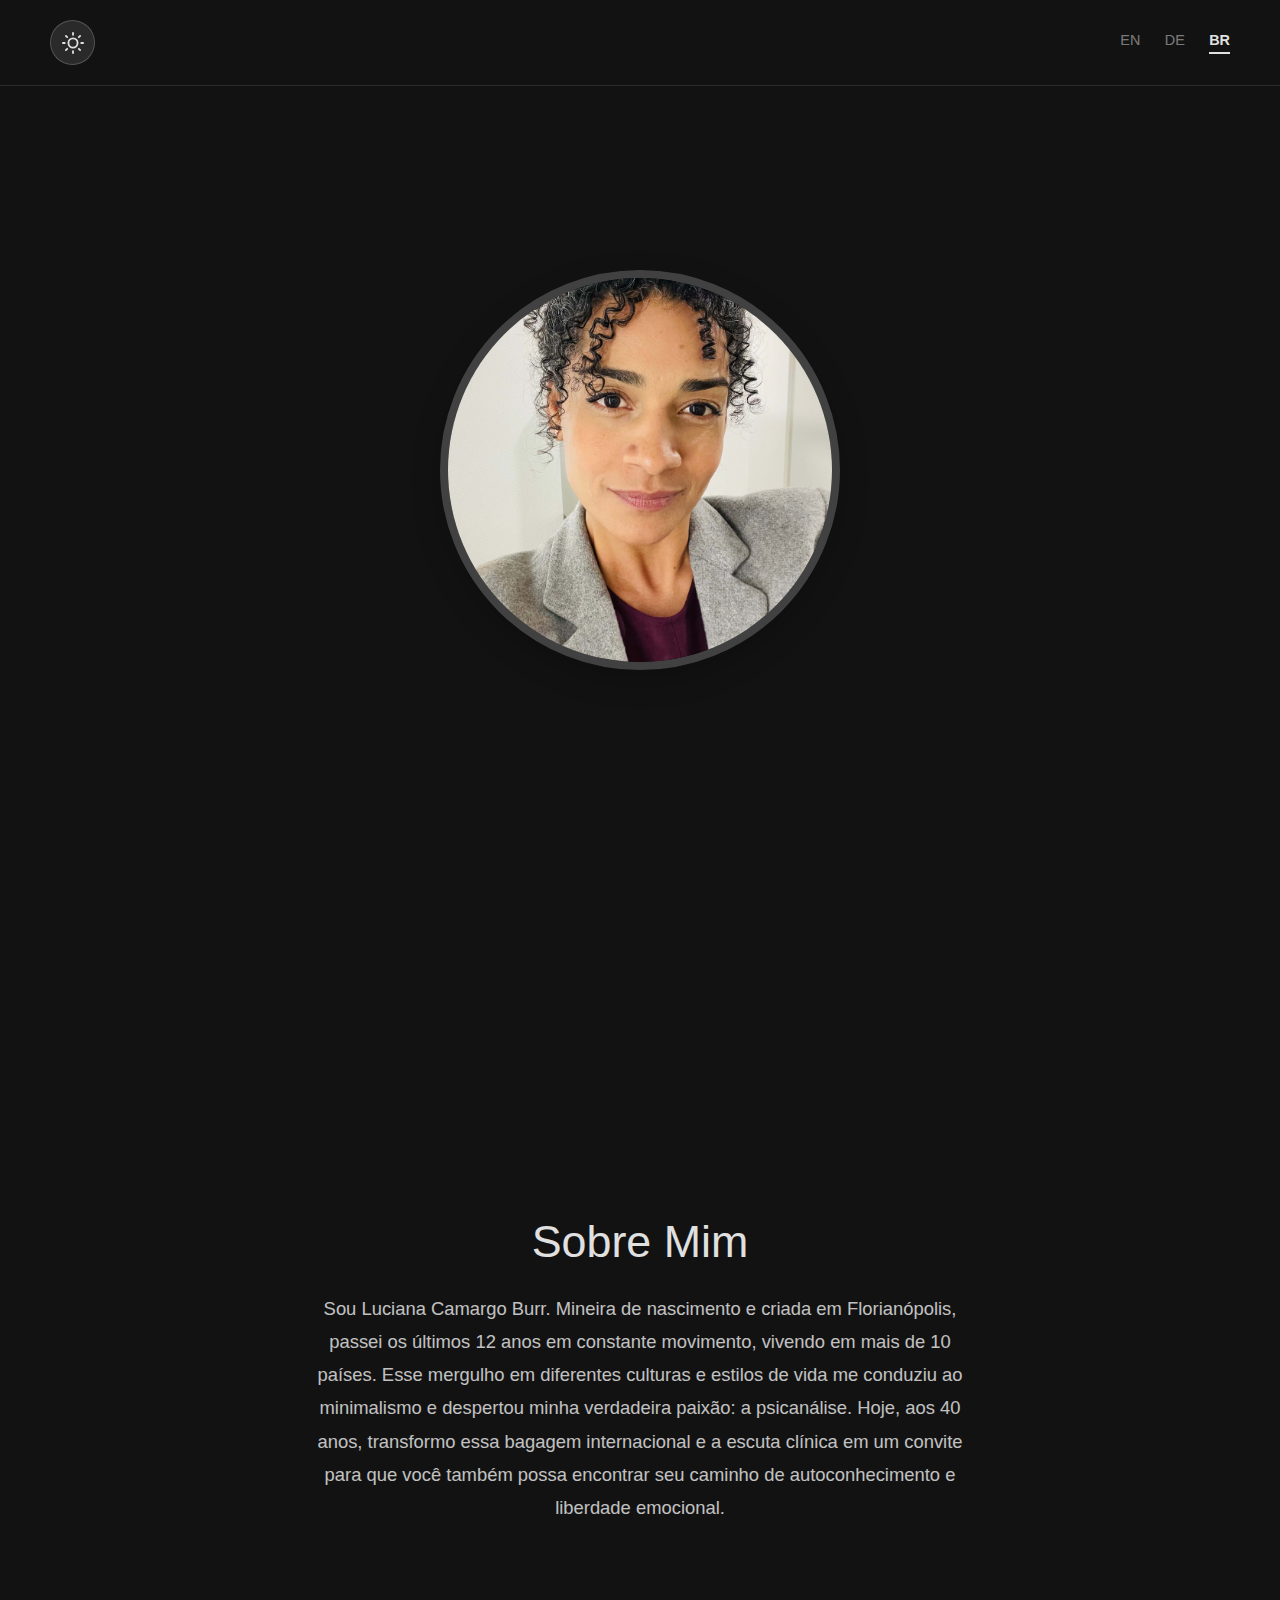
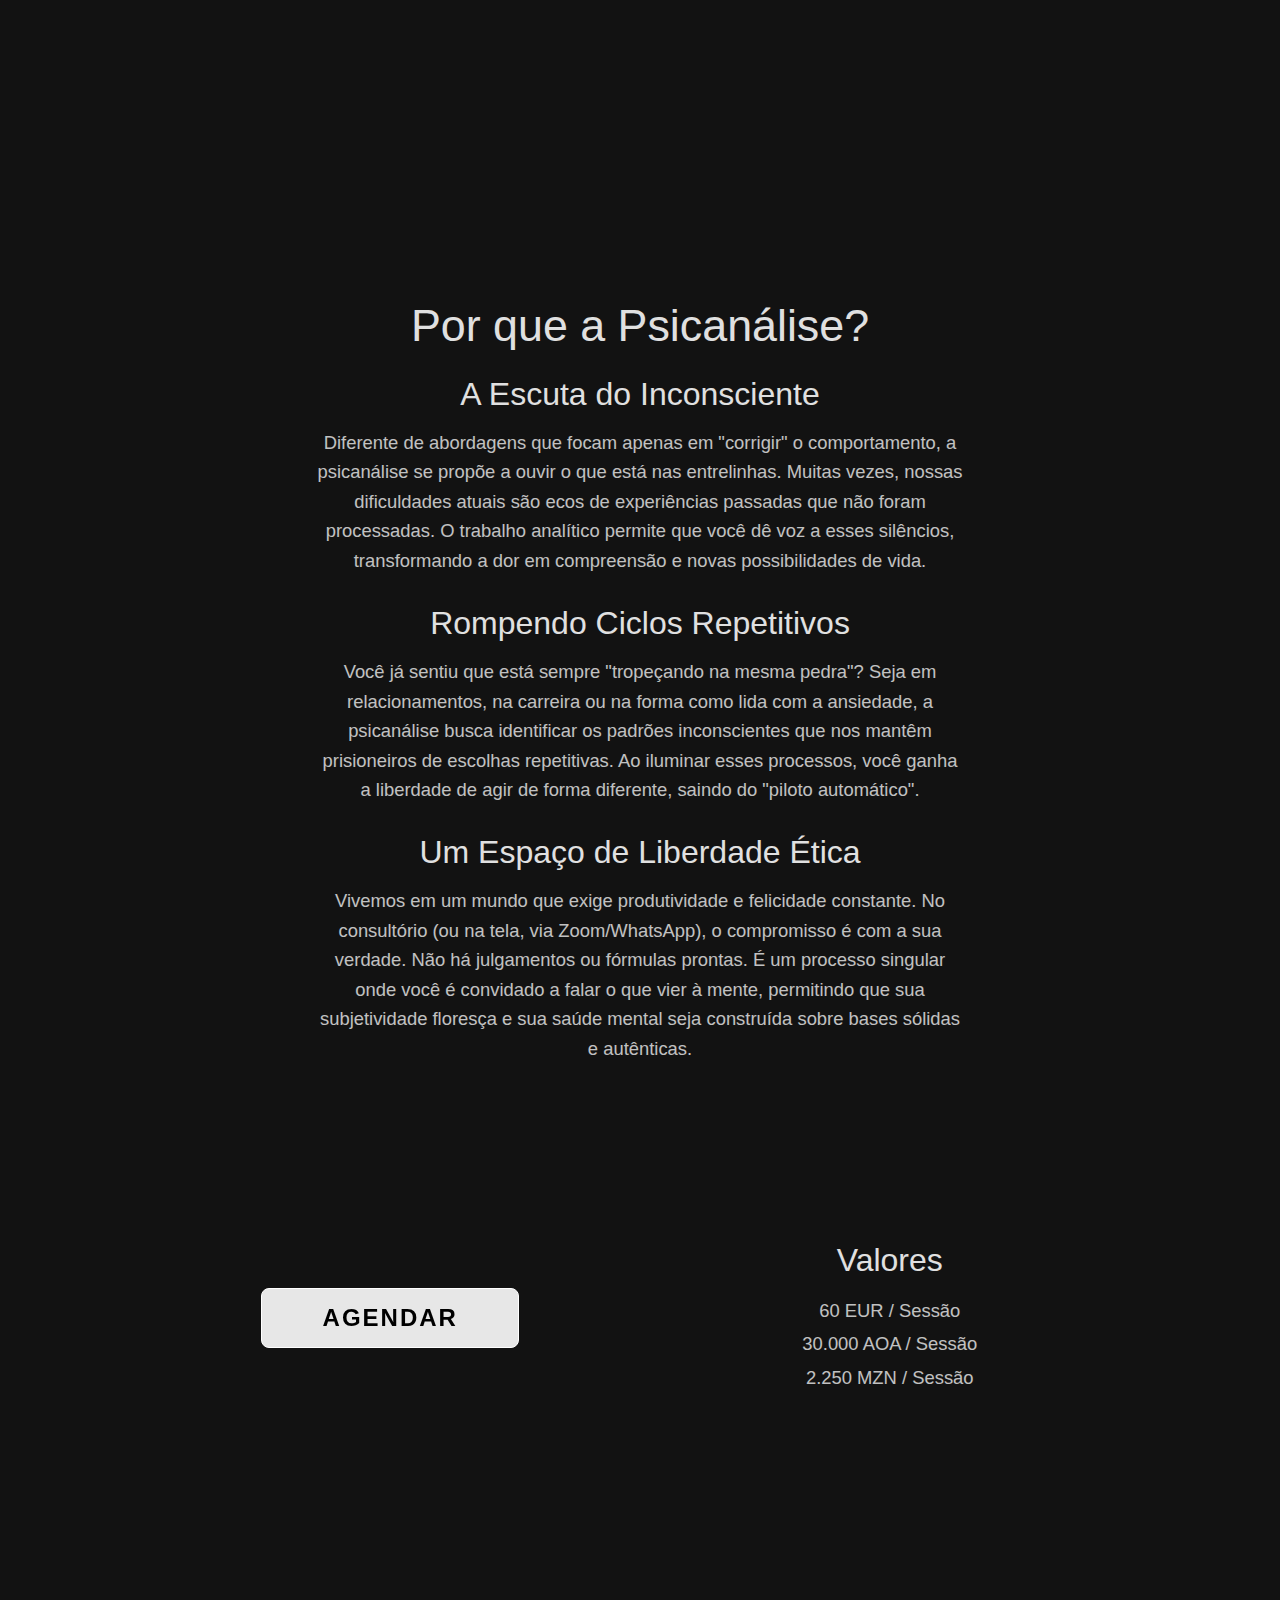
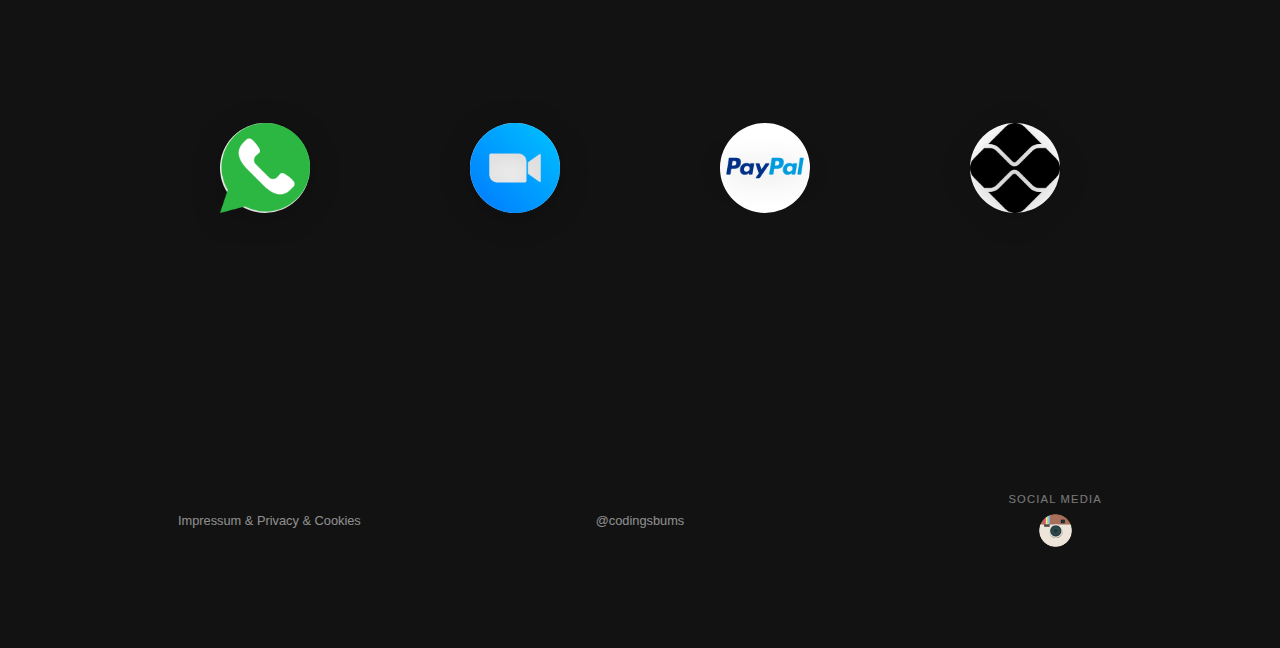
<file: index.html>
<!DOCTYPE html>
<html lang="pt-BR">
<head>
    <meta charset="UTF-8">
    <meta name="viewport" content="width=device-width, initial-scale=1.0">
    <title>Luciana Burr | Psicanálise</title>
    <meta name="title" content="Psicanálise Online | Atendimento Brasil e Portugal e Angola e Moçambique">
    <meta name="description" content="Sessões de psicanálise online para brasileiros e lusófonos em Portugal, Angola e Moçambique. Atendimento via Zoom e WhatsApp especializado, acolhedor e sigiloso. Agende sua consulta.">
    <meta name="keywords" content="psicanálise online, psicanalista whatsapp, terapia online brasil, psicólogo portugal, psicanálise angola, psicanálise moçambique, análise zoom, saúde mental, brasileiros no exterior, lusófonos no exterior">
    <meta name="author" content="Luciana Camargo Burr">
    <link rel="icon" type="image/png" href="Media/favicon.png">
    <link rel="stylesheet" href="index.css">
</head>
<body class="dark-mode">

<!-- Nav-Bar -->
    <nav>
        <div class="theme-switch" onclick="toggleTheme()" id="mode-toggle"></div>
        <div class="languages">
            <span onclick="changeLanguage('en', event)">EN</span>
            <span onclick="changeLanguage('de', event)">DE</span>
            <span class="active" onclick="changeLanguage('br', event)">BR</span>
        </div>
    </nav>

<!-- Profile-Photo-Section -->
    <section class="full-section">
        <div class="photo-container">
            <img src="Media/luciana.jpg" class="profile-photo" 
            alt="Foto de perfil do Psicanalista [Seu Nome], vestindo roupa formal em um ambiente acolhedor.">
        </div>
    </section>

<!-- About-Me Section -->
    <section class="full-section">
        <h1 id="about-title">Sobre Mim</h1>
        
        <p id="about-text">Sou Luciana Camargo Burr. Mineira de nascimento e criada em Florianópolis, passei os últimos 12 anos em constante movimento, vivendo em mais de 10 países. Esse mergulho em diferentes culturas e estilos de vida me conduziu ao minimalismo e despertou minha verdadeira paixão: a psicanálise. Hoje, aos 40 anos, transformo essa bagagem internacional e a escuta clínica em um convite para que você também possa encontrar seu caminho de autoconhecimento e liberdade emocional.</p>
    </section>

<!-- About-Psi-Section -->
    <section class="full-section">
        <h1 id="offer-title">Por que a Psicanálise?</h1>
        <article class="content-container">
        <h2 id="esculta-title">A Escuta do Inconsciente</h3>
        <p id="esculta-text">Diferente de abordagens que focam apenas em "corrigir" o comportamento, a psicanálise se propõe a ouvir o que está nas entrelinhas. Muitas vezes, nossas dificuldades atuais são ecos de experiências passadas que não foram processadas. O trabalho analítico permite que você dê voz a esses silêncios, transformando a dor em compreensão e novas possibilidades de vida.</p>
        <h2 id="ciclos-title">Rompendo Ciclos Repetitivos</h3>
        <p id="ciclos-text">Você já sentiu que está sempre "tropeçando na mesma pedra"? Seja em relacionamentos, na carreira ou na forma como lida com a ansiedade, a psicanálise busca identificar os padrões inconscientes que nos mantêm prisioneiros de escolhas repetitivas. Ao iluminar esses processos, você ganha a liberdade de agir de forma diferente, saindo do "piloto automático".</p>
        <h2 id="liberdade-title">Um Espaço de Liberdade Ética</h3>
        <p id="liberdade-text">Vivemos em um mundo que exige produtividade e felicidade constante. No consultório (ou na tela, via Zoom/WhatsApp), o compromisso é com a sua verdade. Não há julgamentos ou fórmulas prontas. É um processo singular onde você é convidado a falar o que vier à mente, permitindo que sua subjetividade floresça e sua saúde mental seja construída sobre bases sólidas e autênticas.</p>
        </article>

<!-- Booking-and-Rates-Section -->
  <section class="half-section">
    <div class="split">
         <a href="mailto:psi@lucianaburr.com"
         class="glass-icon booking-pill" 
         style="text-decoration: none;">
        <span class="booking-text" id="booking-btn">Agendar</span>
        </a>
    </div>

    <div class="split">
        <h2 id="rates-title">Valores</h2>
        <div class="currency-list">
            <p><span id="rate-eu">60 EUR</span> <span class="per-session-label">/ Sessão</span></p>
            <p><span id="rate-ao">30.000 AOA</span> <span class="per-session-label">/ Sessão</span></p>
            <p><span id="rate-mz">2.250 MZN</span> <span class="per-session-label">/ Sessão</span></p>
        </div>
    </div>
 </section>

<!-- Media-Section -->
    <section class="half-section no-border">
    <div class="split">
        <a href="https://www.whatsapp.com" target="_blank" class="method-link" alt="Um botão do WhatsApp que o direciona para o WhatsApp comercial de Luciana Burr.">
        <div class="glass-icon">
            <img src="Media/whatsapp-icon.png" alt="WhatsApp" class="method-icon">
        </div>
        </a>
    </div>
    <div class="split">
        <a href="https://www.zoom.com" target="_blank" class="method-link" alt="Um botão que o direciona para o site oficial da Zoom para baixar o aplicativo.">
        <div class="glass-icon">
            <img src="Media/zoom-icon.png" alt="Zoom" class="method-icon">
        </div>
        </a>
    </div>
    <div class="split">
        <a href="https://www.paypal.com" target="_blank" class="method-link" alt="Um botão que o direciona para o site do PayPal da Luciana Burr para efetuar o pagamento.">
         <div class="glass-icon">
            <img src="Media/paypal-icon.png" alt="PayPal" class="method-icon">
         </div>
        </a>
    </div>
    <div class="split">
        <a href="https://www.pagbrasil.com" target="_blank" class="method-link" alt="Um botão que o direciona para o site do Pix da Luciana Burr para efetuar o pagamento.">
        <div class="glass-icon">
            <img src="Media/pix-icon.png" alt="Pix" class="method-icon">
        </div>
        </a>
    </div>
</section>

<!-- Footer-Section -->
<footer class="footer-glass">
    <div class="footer-container">
        
        <div class="footer-col">
            <a href="javascript:void(0)" onclick="openModal()" class="footer-link" id="privacy-trigger">Impressum & Privacy & Cookies</a>
        </div>

        <div class="footer-col">
            <a href="mailto:codingsbums@pm.me" class="footer-link" id="cookie-link">@codingsbums</a>
        </div>

        <div class="footer-col">
            <div class="social-group">
                <a href="https://instagram.com" target="_blank" class="social-link">
                    <span id="social-label">Social Media</span>
                    <img src="Media/socialmedia-icon.png" alt="Instagram Icon" class="social-footer">
                </a>
            </div>
        </div>
    </div>
</footer>

<!-- Privacy-and-Cookies-Modal -->
<div id="privacy-modal" class="modal">
    <div class="modal-content glass-card">
        <span class="close-btn" onclick="closeModal()">&times;</span>
        <h2 id="privacy-title">Impressum e Privacidade e Cookies</h2>
        <div class="modal-body">
            <h3 id="impressum-title">Impressum</h3>
            <p id="impressum-content">
            <strong>Responsável:</strong> Luciana Camargo Burr<br>
            <strong>Contato:</strong> (coming)<br>
            <strong>Formação:</strong> (coming)<br>
            <em>Informação de acordo com o § 5 TMG (Alemanha).</em>
            </p>
            <hr style="opacity: 0.1; margin: 20px 0;">
            <h3 id="policy-subtitle">Política de Privacidade</h3>
            <p id="policy-text">Seus dados são tratados com sigilo clínico conforme as normas éticas da psicanálise.</p>
            <h3 id="cookie-subtitle">Cookies</h3>
            <p id="cookie-text">Utilizamos apenas cookies essenciais para o funcionamento básico e segurança do site.</p>
        </div>
    </div>
</div>

<script src="index.js"></script>

</body>

</html>
</file>
<file: index.css>
:root {
    --bg-dark: #121212;
    --text-dark: #e0e0e0;
    --bg-light: #f4f4f4;
    --text-light: #333;
    --glass-white: rgba(255, 255, 255, 0.1);
    --glass-black: rgba(0, 0, 0, 0.05);
    --transition: 0.4s cubic-bezier(0.4, 0, 0.2, 1);}
* { margin: 0; padding: 0; box-sizing: border-box; font-family: 'Helvetica Neue', Arial, sans-serif; }
html { scroll-behavior: smooth; }
body.dark-mode { background-color: var(--bg-dark); color: var(--text-dark); }
body.light-mode { background-color: var(--bg-light); color: var(--text-light); }
body.light-mode h2, 
body.light-mode #rates-title {
    color: var(--text-light) !important;
    opacity: 1;}

/* Nav-Bar */
nav {
    position: fixed; 
    top: 0; 
    width: 100%; 
    display: flex; 
    justify-content: space-between;
    align-items: center; 
    padding: 20px 50px; 
    z-index: 1000;
    background-color: var(--bg-dark); 
    border-bottom: 1px solid rgba(255, 255, 255, 0.1);
    transition: background-color var(--transition);}
.theme-switch {
    width: 45px; 
    height: 45px; 
    display: flex; 
    align-items: center; 
    justify-content: center;
    border-radius: 50%; 
    background: var(--glass-white); 
    backdrop-filter: blur(10px);
    border: 1px solid rgba(255, 255, 255, 0.2); 
    cursor: pointer; 
    transition: var(--transition);}
.theme-switch:hover { 
    transform: scale(1.1); 
    background: rgba(255, 255, 255, 0.2); }
.theme-switch svg { 
    width: 22px; 
    height: 22px; }
body.light-mode .theme-switch { 
    background: var(--glass-black); 
    border-color: rgba(0,0,0,0.1); }
.languages span {
    cursor: pointer; 
    opacity: 0.5; 
    transition: var(--transition);
    display: inline-block;
    padding-bottom: 4px; 
    margin-left: 20px;
    border-bottom: 2px solid transparent; 
    font-size: 0.9rem; font-weight: 500;}
.languages span.active { 
    opacity: 1; 
    font-weight: bold; 
    border-bottom-color: currentColor; }
body.light-mode nav {
    background-color: var(--bg-light);
    border-bottom: 1px solid rgba(0, 0, 0, 0.1);
}

/* Dark-Mode */
body.dark-mode .booking-pill {
    background: rgba(255, 255, 255, 0.9) !important; 
    border: 1px solid #fff;}
body.dark-mode .booking-text {
    color: #000000 !important; }
.booking-pill:hover .booking-text {
    opacity: 1;}

/* Sections */
section { 
    display: flex; 
    flex-direction: column; 
    align-items: center; 
    justify-content: center; 
    text-align: center; 
    padding: 60px 10%; }
.full-section { 
    padding-top: 100px;
    min-height: 100vh; }
.split { 
    flex: 1; 
    display: flex; 
    flex-direction: column; 
    align-items: center; 
    justify-content: center; 
    padding: 40px; }
h1 { 
    font-size: 2.8rem; 
    margin-bottom: 25px; 
    font-weight: 300; }
h2 { 
    font-size: 2.0rem; 
    margin-bottom: 15px; 
    font-weight: 300; }
p { 
    max-width: 650px; 
    line-height: 1.8; 
    font-size: 1.15rem; 
    opacity: 0.85; }

/* Half-Section */
.half-section {
    display: flex;
    flex-wrap: wrap;       
    justify-content: center;
    align-items: center;
    gap: 15px;             
    width: 100%;
    max-width: 1200px;    
    margin: 0 auto;
    padding: 20px;
    min-height: 50vh; 
    flex-direction: row; 
    width: 100%;}

/* Profile-Photo */
.profile-photo {
    width: 100%;             
    max-width: 180px;       
    height: auto;           
    aspect-ratio: 1 / 1;    
    border-radius: 50%;
    object-fit: cover;
    border: 4px solid rgba(255, 255, 255, 0.2);
    box-shadow: 0 10px 30px rgba(0,0,0,0.2);
    transition: transform 0.3s ease, box-shadow 0.3s ease, border-color 0.3s ease;
    cursor: pointer;
    display: block;}
.profile-photo:hover {
    transform: scale(1.5);
    box-shadow: 0 10px 25px rgba(255, 255, 255, 0.2);
    border-color: rgba(255, 255, 255, 0.5);}

.content-container p {
    margin-bottom: 30px; 
    line-height: 1.6;    
}

.content-container h3 {
    margin-top: 40px;    
    color: #ffffff;      
}

/* Booking-Button */
.booking-pill {
    min-width: 258px !important;
    height: 60px !important;
    padding: 0px 40px;    
    border-radius: 8px !important;
    display: flex !important;
    align-items: center;
    justify-content: center;
    text-decoration: none;
    appearance: none;
    -webkit-appearance: none;
    text-decoration: none;
    background: rgba(255, 255, 255, 0.1) !important; 
    backdrop-filter: blur(10px);
    -webkit-backdrop-filter: blur(10px);
    border: 1px solid rgba(255, 255, 255, 0.3);
    transition: all 0.4s ease;}
.booking-text {
    font-size: 1.5rem; 
    font-weight: 800;
    text-transform: uppercase;
    letter-spacing: 2px;
    color: white; 
    transition: color 0.3s ease;}
.booking-pill:hover .booking-text {
    color: #ffffff; 
    text-shadow: 0 0 10px rgba(255, 255, 255, 0.5);
}

/* Method-Icons */
.method-icon { 
    width: 90px; 
    height: auto; 
    transition: var(--transition); 
    filter: drop-shadow(0 5px 15px rgba(0,0,0,0.2)); }
.method-icon:hover { 
    transform: translateY(-8px) scale(1.1); }

/* Glass-Button */
.glass-icon {
    width: 90px;
    height: 90px;
    background: rgb(255, 255, 255);
    backdrop-filter: blur(10px);
    -webkit-backdrop-filter: blur(10px);
    border: 1px solid rgba(255, 255, 255, 0.1);
    border-radius: 50%;
    display: flex;
    justify-content: center;
    align-items: center;
    transition: all 0.4s cubic-bezier(0.175, 0.885, 0.32, 1.275);
    cursor: pointer;}

/* Hover-Action */
.glass-icon:hover {
    transform: translateY(-10px) scale(1.1); 
    background: rgb(255, 255, 255);
    border-color: rgba(255, 255, 255, 0.4);
    box-shadow: 0 15px 30px rgba(0, 0, 0, 0.3);}

/* Brightning-Hover */
.glass-icon:hover .method-icon {
    opacity: 1;
    ;}

/* Reset-Brightning-Hover-Mode */
body.light-mode .booking-pill {
    background: rgba(0, 0, 0, 0.05) !important;
    border: 1px solid rgba(0, 0, 0, 0.2) !important;}
body.light-mode .booking-text {
    color: #000000 !important;
}

/* Footer */
.footer-container {
    display: flex;
    justify-content: space-between;
    align-items: center; 
    padding: 0px 50px;
    width: 100%;
    max-width: 1200px;
    box-sizing: border-box;}
.footer-col {
    flex: 1;
    display: flex;}
footer {
    width: 100%;
    padding: 40px 0;
    margin-top: 60px;
    display: flex;
    justify-content: center; 
    display: flex;
    align-items: center;}
.footer-col {
    flex: 1;
    display: flex;
    align-items: center;}
.footer-col:nth-child(1) { 
    justify-content: flex-start;}
.footer-col:nth-child(2) { 
    justify-content: center;}
.footer-col:nth-child(3) { 
    justify-content: flex-end;}
.social-group {
    display: flex;
    flex-direction: column;
    align-items: center;    
    gap: 8px;}
#social-label {
    font-size: 0.7rem;
    text-transform: uppercase;
    letter-spacing: 1.2px;
    opacity: 0.5;}
.social-footer {
    width: 35px;
    height: auto;
    display: block;
    transition: transform 0.3s ease, filter 0.3s ease;}
.social-link {
    text-decoration: none;
    color: inherit;
    display: flex;
    flex-direction: column;
    align-items: center;
    gap: 8px;
    transition: var(--transition);}
.social-link:hover #social-label {
    opacity: 1;}
.social-link:hover .social-footer {
    transform: translateY(-3px);}
.social-footer:hover {
    transform: translateY(-3px);
    filter: brightness(1.2);}
.footer-link, .footer-divider {
    font-size: 0.8rem;
    opacity: 0.6;
    text-decoration: none;
    color: inherit;
    transition: opacity 0.3s ease;}
.footer-link:hover {
    opacity: 1;}

/* Modal Background (The dark blur) */
.modal {
    display: none; 
    position: fixed;
    z-index: 1000;
    left: 0;
    top: 0;
    width: 100%;
    height: 100%;
    background-color: rgba(0,0,0,0.5);
    backdrop-filter: blur(5px);}

/* The Glass Box */
.modal-content {
    background: rgba(255, 255, 255, 0.1);
    backdrop-filter: blur(15px);
    border: 1px solid rgba(255, 255, 255, 0.2);
    border-radius: 20px;
    margin: 10% auto;
    padding: 30px;
    width: 80%;
    max-width: 600px;
    color: white;
    box-shadow: 0 8px 32px 0 rgba(0, 0, 0, 0.37);}

.close-btn {
    float: right;
    font-size: 28px;
    cursor: pointer;}

/* Responsive */

/* Ipad-and-Mac */
@media screen and (min-width: 768px) {
    
.photo-container {
    width: 100%;
    display: flex;
    justify-content: center;
    padding: 20px 0;
    overflow: visible;
    } }

/* Ipad-Scale (768px and up) */
@media screen and (min-width: 768px) {
    .profile-photo {
        max-width: 280px;    
        border-width: 6px;
    }}

/* Mac-and-Desktop-Scale (1024px and up) */
@media screen and (min-width: 1024px) {
    .profile-photo {
        max-width: 400px;    
        border-width: 8px;
    }}

/* Mobile Optimization for iPhone SE and smaller */
@media screen and (max-width: 480px) {
    .footer-container {
        flex-direction: column; 
        gap: 30px;              
        padding: 40px 20px;     
        text-align: center;
    }
}
</file>
